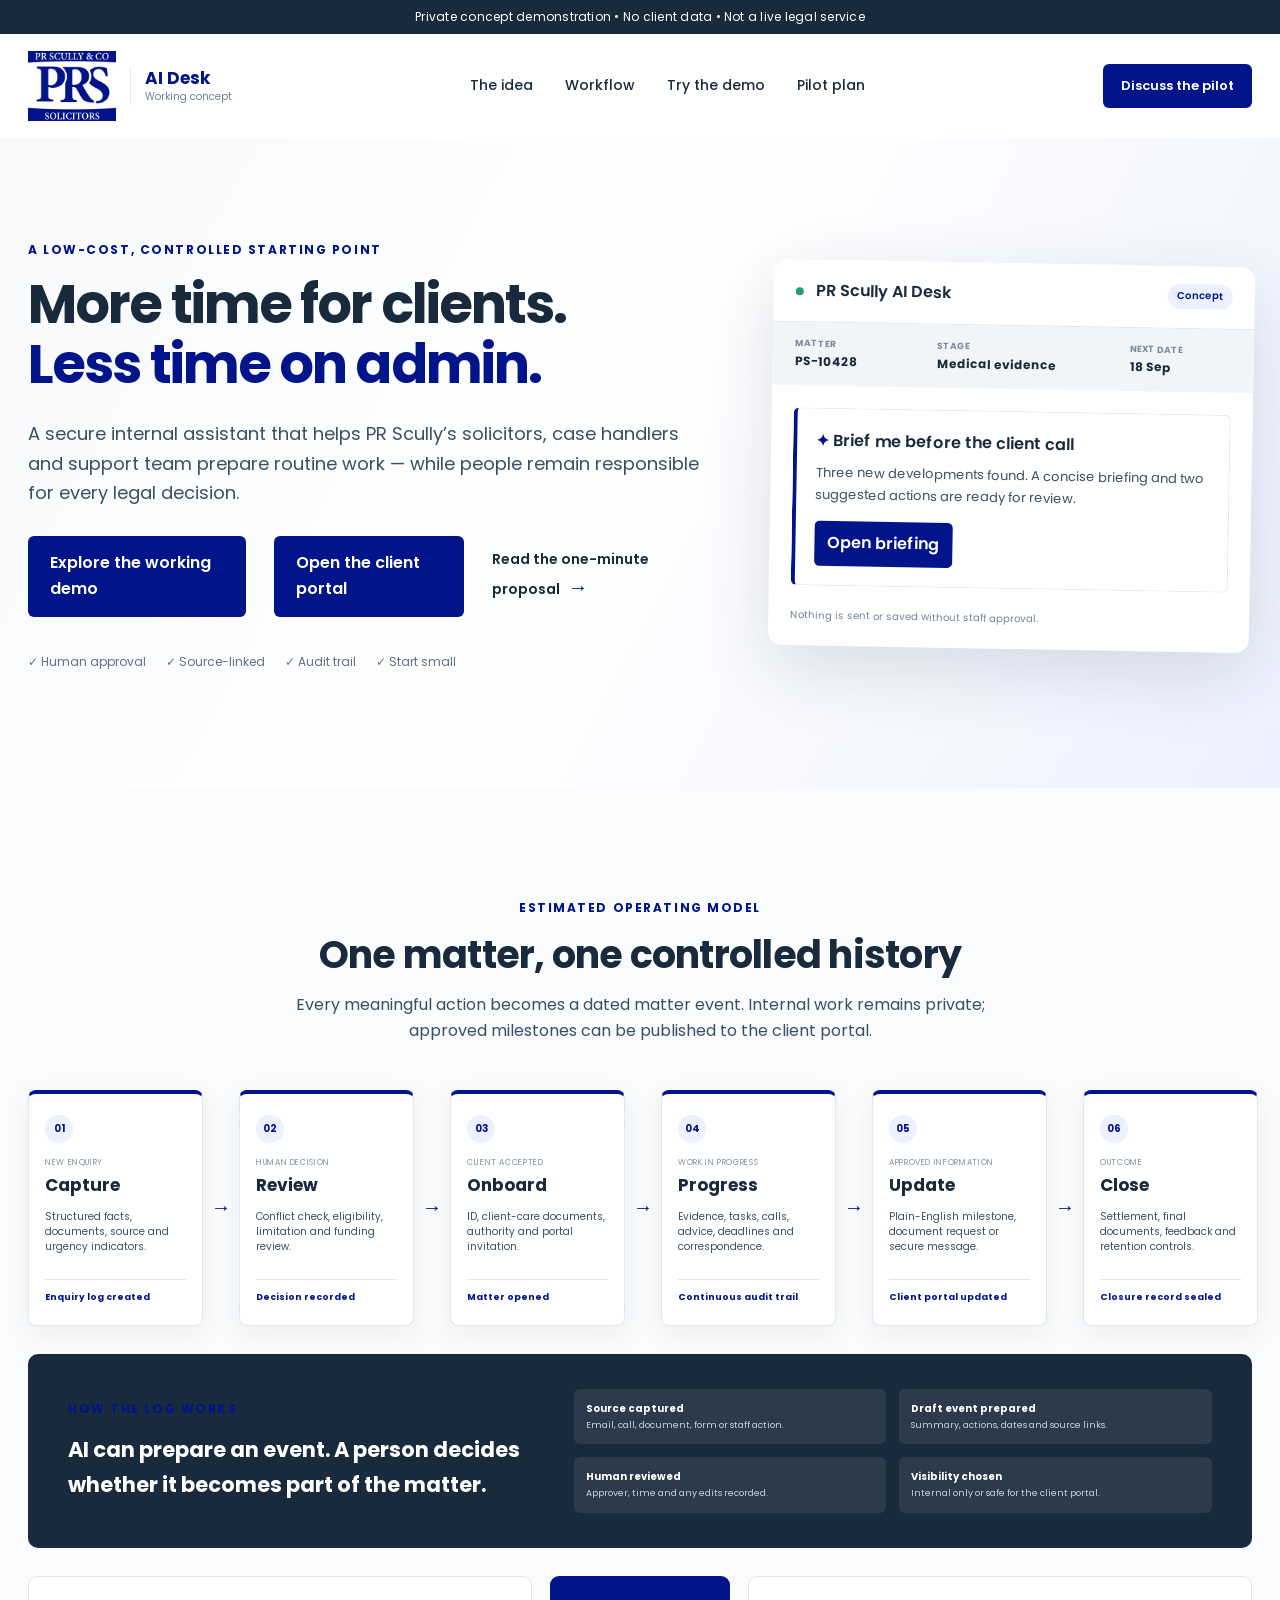
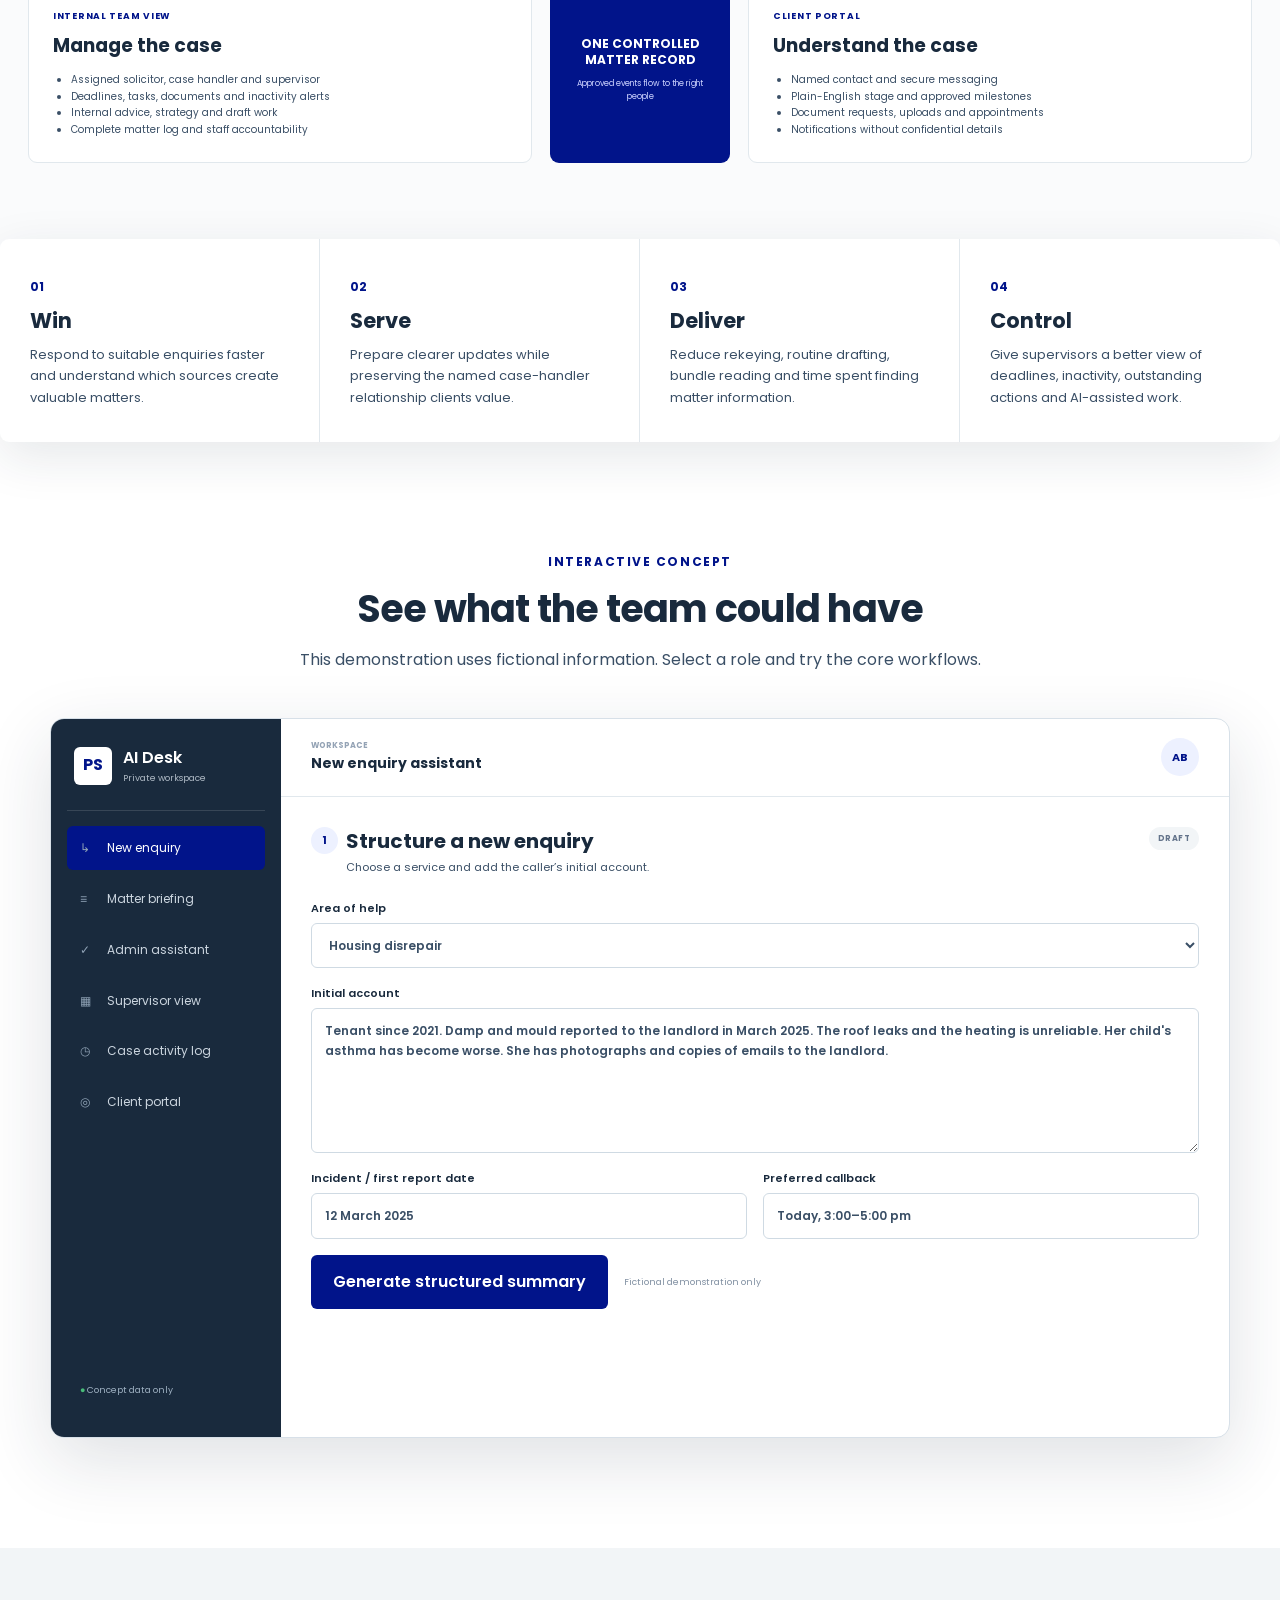
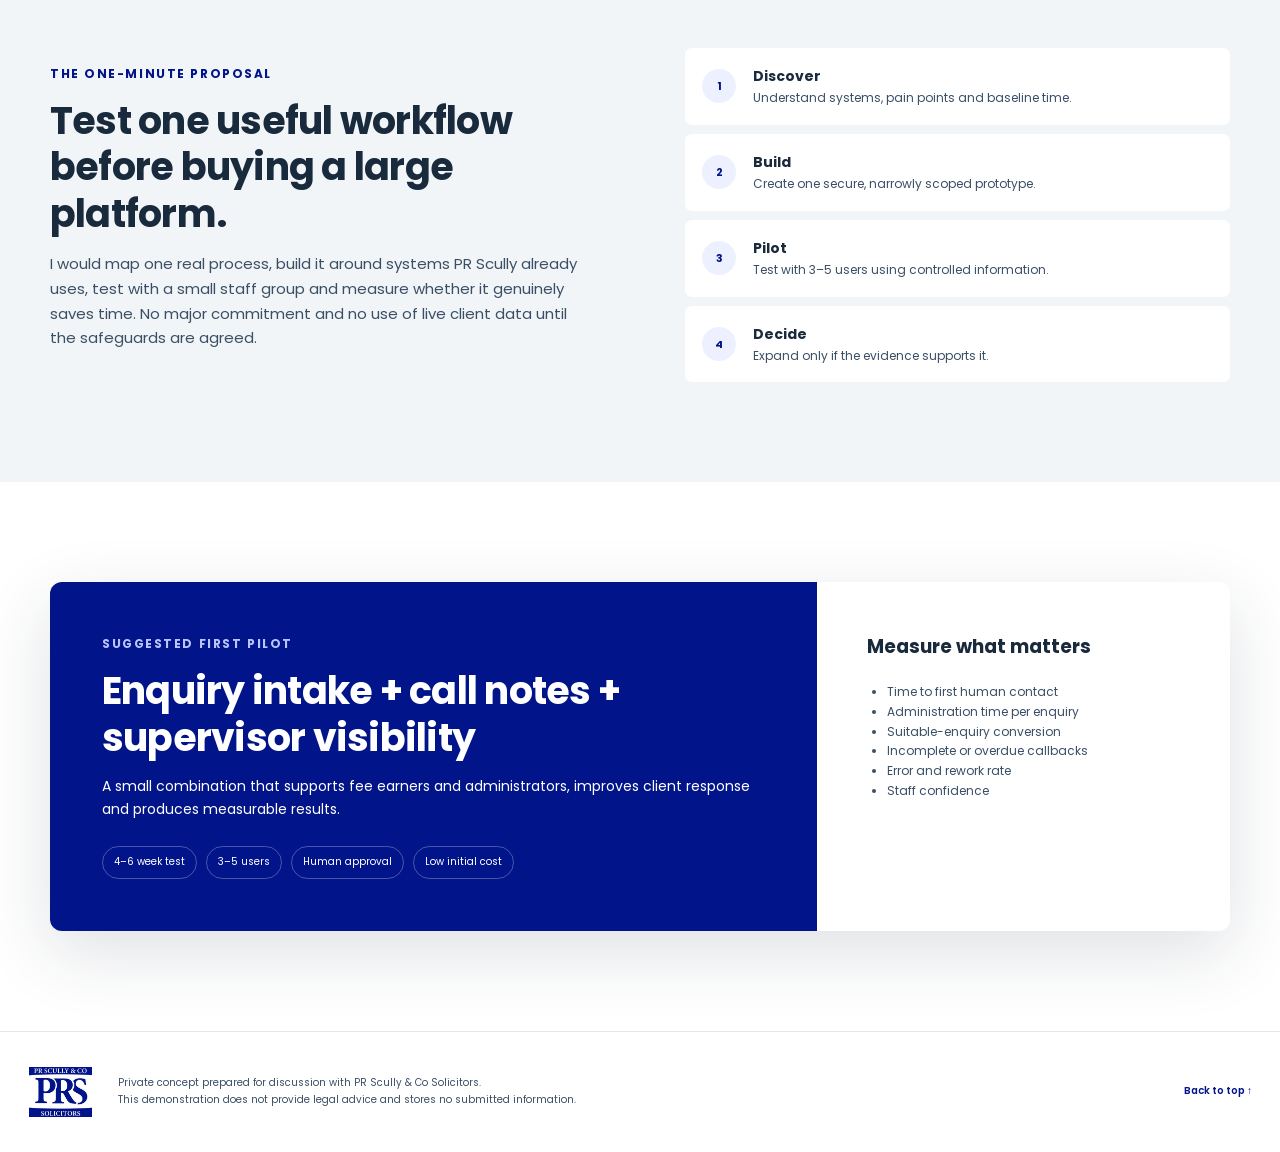
<file: index.html>
<!doctype html>
<html lang="en-GB">
<head>
  <meta charset="utf-8">
  <meta name="viewport" content="width=device-width, initial-scale=1">
  <meta name="description" content="Private concept demonstration of a secure AI working assistant for PR Scully Solicitors.">
  <title>PR Scully AI Desk — Private concept</title>
  <link rel="preconnect" href="https://fonts.googleapis.com">
  <link rel="preconnect" href="https://fonts.gstatic.com" crossorigin>
  <link href="https://fonts.googleapis.com/css2?family=Poppins:wght@400;500;600;700&display=swap" rel="stylesheet">
  <link rel="stylesheet" href="styles.css">
  <link rel="stylesheet" href="workflow.css">
</head>
<body>
  <div class="concept-bar">Private concept demonstration • No client data • Not a live legal service</div>
  <header class="site-header">
    <a class="brand" href="#top" aria-label="PR Scully AI Desk home">
      <img src="assets/pr-scully-logo.png" alt="PR Scully Solicitors">
      <span class="brand-divider"></span>
      <span><strong>AI Desk</strong><small>Working concept</small></span>
    </a>
    <nav aria-label="Primary navigation">
      <a href="#opportunity">The idea</a>
      <a href="#workflow">Workflow</a>
      <a href="#demo">Try the demo</a>
      <a href="#pilot">Pilot plan</a>
    </nav>
    <a class="button button-small" href="#proposal">Discuss the pilot</a>
  </header>

  <main id="top">
    <section class="hero">
      <div class="hero-copy">
        <span class="eyebrow">A low-cost, controlled starting point</span>
        <h1>More time for clients.<br><span>Less time on admin.</span></h1>
        <p class="lead">A secure internal assistant that helps PR Scully’s solicitors, case handlers and support team prepare routine work — while people remain responsible for every legal decision.</p>
        <div class="hero-actions">
          <a class="button" href="#demo">Explore the working demo</a>
          <a class="button button-client" href="portal.html">Open the client portal</a>
          <a class="text-link" href="#proposal">Read the one-minute proposal <span>→</span></a>
        </div>
        <div class="trust-row">
          <span>✓ Human approval</span><span>✓ Source-linked</span><span>✓ Audit trail</span><span>✓ Start small</span>
        </div>
      </div>
      <div class="hero-panel" aria-label="AI Desk overview">
        <div class="panel-top"><span class="pulse"></span> PR Scully AI Desk <em>Concept</em></div>
        <div class="matter-head">
          <div><small>MATTER</small><strong>PS-10428</strong></div>
          <div><small>STAGE</small><strong>Medical evidence</strong></div>
          <div><small>NEXT DATE</small><strong>18 Sep</strong></div>
        </div>
        <div class="panel-card">
          <div class="panel-title"><span>✦</span> Brief me before the client call</div>
          <p>Three new developments found. A concise briefing and two suggested actions are ready for review.</p>
          <button class="mini-button" data-scroll-demo>Open briefing</button>
        </div>
        <div class="panel-note">Nothing is sent or saved without staff approval.</div>
      </div>
    </section>

    <section class="workflow-section" id="workflow">
      <div class="section-intro">
        <span class="eyebrow">Estimated operating model</span>
        <h2>One matter, one controlled history</h2>
        <p>Every meaningful action becomes a dated matter event. Internal work remains private; approved milestones can be published to the client portal.</p>
      </div>
      <div class="workflow-map">
        <article><span>01</span><i>New enquiry</i><h3>Capture</h3><p>Structured facts, documents, source and urgency indicators.</p><b>Enquiry log created</b></article><div class="flow-arrow">→</div>
        <article><span>02</span><i>Human decision</i><h3>Review</h3><p>Conflict check, eligibility, limitation and funding review.</p><b>Decision recorded</b></article><div class="flow-arrow">→</div>
        <article><span>03</span><i>Client accepted</i><h3>Onboard</h3><p>ID, client-care documents, authority and portal invitation.</p><b>Matter opened</b></article><div class="flow-arrow">→</div>
        <article><span>04</span><i>Work in progress</i><h3>Progress</h3><p>Evidence, tasks, calls, advice, deadlines and correspondence.</p><b>Continuous audit trail</b></article><div class="flow-arrow">→</div>
        <article><span>05</span><i>Approved information</i><h3>Update</h3><p>Plain-English milestone, document request or secure message.</p><b>Client portal updated</b></article><div class="flow-arrow">→</div>
        <article><span>06</span><i>Outcome</i><h3>Close</h3><p>Settlement, final documents, feedback and retention controls.</p><b>Closure record sealed</b></article>
      </div>
      <div class="log-model"><div><span class="eyebrow">How the log works</span><h3>AI can prepare an event. A person decides whether it becomes part of the matter.</h3></div><ol><li><b>Source captured</b><span>Email, call, document, form or staff action.</span></li><li><b>Draft event prepared</b><span>Summary, actions, dates and source links.</span></li><li><b>Human reviewed</b><span>Approver, time and any edits recorded.</span></li><li><b>Visibility chosen</b><span>Internal only or safe for the client portal.</span></li></ol></div>
      <div class="two-views">
        <article><span>INTERNAL TEAM VIEW</span><h3>Manage the case</h3><ul><li>Assigned solicitor, case handler and supervisor</li><li>Deadlines, tasks, documents and inactivity alerts</li><li>Internal advice, strategy and draft work</li><li>Complete matter log and staff accountability</li></ul></article>
        <div class="shared-record"><b>ONE CONTROLLED<br>MATTER RECORD</b><i>Approved events flow to the right people</i></div>
        <article><span>CLIENT PORTAL</span><h3>Understand the case</h3><ul><li>Named contact and secure messaging</li><li>Plain-English stage and approved milestones</li><li>Document requests, uploads and appointments</li><li>Notifications without confidential details</li></ul></article>
      </div>
    </section>

    <section class="outcomes" id="opportunity">
      <article><b>01</b><h3>Win</h3><p>Respond to suitable enquiries faster and understand which sources create valuable matters.</p></article>
      <article><b>02</b><h3>Serve</h3><p>Prepare clearer updates while preserving the named case-handler relationship clients value.</p></article>
      <article><b>03</b><h3>Deliver</h3><p>Reduce rekeying, routine drafting, bundle reading and time spent finding matter information.</p></article>
      <article><b>04</b><h3>Control</h3><p>Give supervisors a better view of deadlines, inactivity, outstanding actions and AI-assisted work.</p></article>
    </section>

    <section class="demo-section" id="demo">
      <div class="section-intro">
        <span class="eyebrow">Interactive concept</span>
        <h2>See what the team could have</h2>
        <p>This demonstration uses fictional information. Select a role and try the core workflows.</p>
      </div>
      <div class="app-shell">
        <aside class="app-nav">
          <div class="app-logo"><span>PS</span><div>AI Desk<small>Private workspace</small></div></div>
          <button class="nav-item active" data-tab="intake"><span>↳</span> New enquiry</button>
          <button class="nav-item" data-tab="briefing"><span>≡</span> Matter briefing</button>
          <button class="nav-item" data-tab="admin"><span>✓</span> Admin assistant</button>
          <button class="nav-item" data-tab="dashboard"><span>▦</span> Supervisor view</button>
          <button class="nav-item" data-tab="log"><span>◷</span> Case activity log</button>
          <button class="nav-item" data-tab="portal"><span>◎</span> Client portal</button>
          <div class="secure-label"><span>●</span> Concept data only</div>
        </aside>

        <div class="app-content">
          <div class="app-toolbar"><div><small>WORKSPACE</small><strong id="workspace-title">New enquiry assistant</strong></div><div class="avatar">AB</div></div>

          <section class="tab-panel active" id="intake">
            <div class="app-heading"><div><span class="step">1</span><h3>Structure a new enquiry</h3><p>Choose a service and add the caller’s initial account.</p></div><span class="status neutral">DRAFT</span></div>
            <label>Area of help<select id="service"><option>Housing disrepair</option><option>Personal injury</option><option>Clinical negligence</option><option>Aesthetic negligence</option></select></label>
            <label>Initial account<textarea id="account" rows="6">Tenant since 2021. Damp and mould reported to the landlord in March 2025. The roof leaks and the heating is unreliable. Her child's asthma has become worse. She has photographs and copies of emails to the landlord.</textarea></label>
            <div class="form-grid"><label>Incident / first report date<input value="12 March 2025"></label><label>Preferred callback<input value="Today, 3:00–5:00 pm"></label></div>
            <div class="action-row"><button class="button" id="generate-summary">Generate structured summary</button><span>Fictional demonstration only</span></div>
            <div class="generated hidden" id="summary-output"><div class="generated-head"><span>✦ AI-prepared draft</span><span class="status">REVIEW REQUIRED</span></div><div id="summary-text"></div><div class="approval"><button class="button-outline">Edit draft</button><button class="button" id="approve-summary">Approve for callback queue</button></div></div>
          </section>

          <section class="tab-panel" id="briefing">
            <div class="app-heading"><div><span class="step">2</span><h3>Matter briefing</h3><p>A source-linked summary before a client conversation.</p></div><span class="status">REVIEW REQUIRED</span></div>
            <div class="metric-row"><div><small>MATTER</small><strong>PS-10428</strong></div><div><small>STAGE</small><strong>Medical evidence</strong></div><div><small>NEXT DATE</small><strong>18 Sep 2026</strong></div><div><small>LAST UPDATE</small><strong>9 days ago</strong></div></div>
            <div class="brief-grid"><article><h4>What changed</h4><ul><li>Orthopaedic report received <a href="#">[Report, p.2]</a></li><li>Defendant requested a 21-day extension <a href="#">[Email, 24 Aug]</a></li><li>Client reports continuing symptoms and travel costs <a href="#">[Call note, 25 Aug]</a></li></ul></article><article><h4>Suggested actions</h4><ol><li>Review the report for clarification points.</li><li>Request travel receipts from the client.</li><li>Approve the prepared client update.</li></ol></article></div>
            <div class="human-check"><strong>Human check</strong><span>Verify material facts against the linked documents before giving advice or sending correspondence.</span></div>
          </section>

          <section class="tab-panel" id="admin">
            <div class="app-heading"><div><span class="step">3</span><h3>Administration assistant</h3><p>Turn an authorised call note into controlled follow-up work.</p></div><span class="status neutral">DEMO</span></div>
            <div class="transcript"><span>00:18</span><p>“The client confirmed that the consultant appointment is next Thursday. She will email the wage slips this afternoon and asked us to contact her after 2pm.”</p></div>
            <button class="button" id="extract-actions">Extract actions and draft follow-up</button>
            <div class="task-list hidden" id="task-output">
              <label><input type="checkbox"> Record consultant appointment for next Thursday</label>
              <label><input type="checkbox"> Check for wage slips after 4:00 pm today</label>
              <label><input type="checkbox"> Apply contact preference: after 2:00 pm</label>
              <div class="draft-email"><small>DRAFT FOLLOW-UP</small><p>Thank you for speaking with us today. We have noted your consultant appointment and will look out for the wage slips. We will contact you after 2:00 pm as requested.</p></div>
            </div>
          </section>

          <section class="tab-panel" id="dashboard">
            <div class="app-heading"><div><span class="step">4</span><h3>Supervisor attention view</h3><p>A simple action list — not another reporting burden.</p></div><span class="status live">SAMPLE DATA</span></div>
            <div class="dashboard-metrics"><div><strong>42</strong><span>new enquiries</span></div><div><strong>71%</strong><span>contacted in target</span></div><div class="amber"><strong>11</strong><span>awaiting documents</span></div><div class="red"><strong>6</strong><span>need attention</span></div></div>
            <div class="management-switch"><button class="active">Attention required</button><button>Team caseload</button><button>Client updates</button><span>Updated just now</span></div>
            <table><thead><tr><th>Matter</th><th>Client / stage</th><th>Assigned team</th><th>Signal</th><th>Next step</th></tr></thead><tbody><tr><td><b>PS-10428</b></td><td>Sarah H.<small>Medical evidence</small></td><td><div class="assigned"><span>AB</span><span>JD</span><p><b>A. Brown</b> · Solicitor<br><b>J. Dove</b> · Case handler<br>P. Scully · Supervisor</p></div></td><td><b>Update overdue</b><small>9 days</small></td><td><button>Review draft</button></td></tr><tr><td><b>PS-10441</b></td><td>Michael R.<small>Liability review</small></td><td><div class="assigned"><span>PH</span><span>ER</span><p><b>P. Hendrick</b> · Solicitor<br><b>E. Robinson</b> · Handler<br>A. Brown · Supervisor</p></div></td><td><b>Deadline approaching</b><small>3 days</small></td><td><button>Open matter</button></td></tr><tr><td><b>PS-10455</b></td><td>Helen W.<small>New evidence</small></td><td><div class="assigned"><span>AB</span><span>ER</span><p><b>A. Brown</b> · Solicitor<br><b>E. Robinson</b> · Handler<br>P. Scully · Supervisor</p></div></td><td><b>Unallocated task</b><small>Received today</small></td><td><button>Assign task</button></td></tr></tbody></table>
          </section>

          <section class="tab-panel" id="log">
            <div class="app-heading"><div><span class="step">5</span><h3>Case activity log</h3><p>A chronological, attributable record of what happened and why.</p></div><span class="status live">AUDIT TRAIL</span></div>
            <div class="log-controls"><button class="filter active">All events</button><button class="filter">Documents</button><button class="filter">Communications</button><button class="filter">Decisions</button><span>Fictional matter PS-10428</span></div>
            <div class="timeline">
              <article><div class="timeline-icon human">AB</div><div><header><strong>Medical report reviewed</strong><time>25 Aug 2026 · 14:42</time></header><p>Alasdair Brown confirmed the report is suitable for the next stage and requested two clarification points.</p><footer><span>Source: Orthopaedic report, v1</span><span class="visibility internal">Internal only</span></footer></div></article>
              <article><div class="timeline-icon ai">✦</div><div><header><strong>Draft client update prepared</strong><time>25 Aug 2026 · 14:44</time></header><p>AI-assisted draft created from approved matter events. Awaiting case-handler review.</p><footer><span>Created by AI Desk · Draft v1</span><span class="visibility review">Review required</span></footer></div></article>
              <article><div class="timeline-icon human">JD</div><div><header><strong>Client update approved and published</strong><time>25 Aug 2026 · 15:06</time></header><p>Jacqui reviewed the wording, removed an internal valuation reference and published the milestone.</p><footer><span>Approver: J. Dove · Draft v2</span><span class="visibility client">Client visible</span></footer></div></article>
              <article><div class="timeline-icon system">↗</div><div><header><strong>Client portal notification delivered</strong><time>25 Aug 2026 · 15:07</time></header><p>Email notification delivered. No confidential matter details were included in the email.</p><footer><span>Message ID: DEMO-8821</span><span class="visibility system-tag">System event</span></footer></div></article>
            </div>
            <div class="integrity-note"><strong>Recommended control</strong><span>Events should be append-only for ordinary users. Corrections create a linked new event rather than silently overwriting history.</span></div>
          </section>

          <section class="tab-panel" id="portal">
            <div class="portal-banner"><span>CLIENT VIEW</span>This screen contains only information specifically approved for the client.</div>
            <div class="portal-head"><div><small>WELCOME BACK</small><h3>Sarah, here is your case update</h3><p>Matter reference PS-10428</p></div><div class="portal-owner"><span>JD</span><p><small>YOUR CASE CONTACT</small><b>Jacqui Dove</b><em>Supervising solicitor: Alasdair Brown</em></p><button class="button-outline">Secure message</button></div></div>
            <div class="portal-progress"><div class="progress-line"><span class="done">✓</span><i></i><span class="done">✓</span><i></i><span class="current">3</span><i></i><span>4</span><i></i><span>5</span></div><div class="progress-labels"><b>Case opened</b><b>Evidence gathered</b><b>Medical evidence</b><b>Negotiation</b><b>Outcome</b></div></div>
            <div class="portal-grid"><article class="latest-update"><small>LATEST UPDATE · 25 AUGUST 2026</small><h4>Your medical report has been received</h4><p>Your case handler is reviewing the report. We have asked the expert to clarify two points. We will update you when the response arrives.</p><div><span>Published by Jacqui</span><button id="acknowledge-update">I’ve read this update</button></div></article><article class="portal-action"><small>ACTION NEEDED</small><h4>Please upload travel receipts</h4><p>Receipts for travel connected with your appointments will help us record your expenses.</p><button class="button" id="portal-upload">Choose files</button><em>Demo only — files are not uploaded</em></article></div>
            <div class="portal-lower"><article><h4>Secure messages</h4><p><b>PR Scully · 25 Aug</b><br>We have received your medical report and will review it shortly.</p><a href="#">View all messages →</a></article><article><h4>Your documents</h4><p>12 documents shared with you<br>3 documents supplied by you</p><a href="#">Open document centre →</a></article><article><h4>Your contact</h4><p><b>Jacqui Dove</b><br>Case handler<br>0161 667 8260</p><a href="#">Send a secure message →</a></article></div>
            <a class="full-portal-link" href="portal.html">Open the full interactive client portal →</a>
          </section>
        </div>
      </div>
    </section>

    <section class="proposal" id="proposal">
      <div><span class="eyebrow">The one-minute proposal</span><h2>Test one useful workflow before buying a large platform.</h2><p>I would map one real process, build it around systems PR Scully already uses, test with a small staff group and measure whether it genuinely saves time. No major commitment and no use of live client data until the safeguards are agreed.</p></div>
      <div class="proposal-list"><div><b>1</b><span><strong>Discover</strong>Understand systems, pain points and baseline time.</span></div><div><b>2</b><span><strong>Build</strong>Create one secure, narrowly scoped prototype.</span></div><div><b>3</b><span><strong>Pilot</strong>Test with 3–5 users using controlled information.</span></div><div><b>4</b><span><strong>Decide</strong>Expand only if the evidence supports it.</span></div></div>
    </section>

    <section class="pilot" id="pilot">
      <div class="pilot-card"><span class="eyebrow light">Suggested first pilot</span><h2>Enquiry intake + call notes + supervisor visibility</h2><p>A small combination that supports fee earners and administrators, improves client response and produces measurable results.</p><div class="pilot-tags"><span>4–6 week test</span><span>3–5 users</span><span>Human approval</span><span>Low initial cost</span></div></div>
      <div class="pilot-measures"><h3>Measure what matters</h3><ul><li>Time to first human contact</li><li>Administration time per enquiry</li><li>Suitable-enquiry conversion</li><li>Incomplete or overdue callbacks</li><li>Error and rework rate</li><li>Staff confidence</li></ul></div>
    </section>
  </main>

  <footer><img src="assets/pr-scully-logo.png" alt=""><p>Private concept prepared for discussion with PR Scully & Co Solicitors.<br>This demonstration does not provide legal advice and stores no submitted information.</p><a href="#top">Back to top ↑</a></footer>
  <div class="toast" id="toast" role="status" aria-live="polite"></div>
  <script src="app.js"></script>
</body>
</html>
</file>
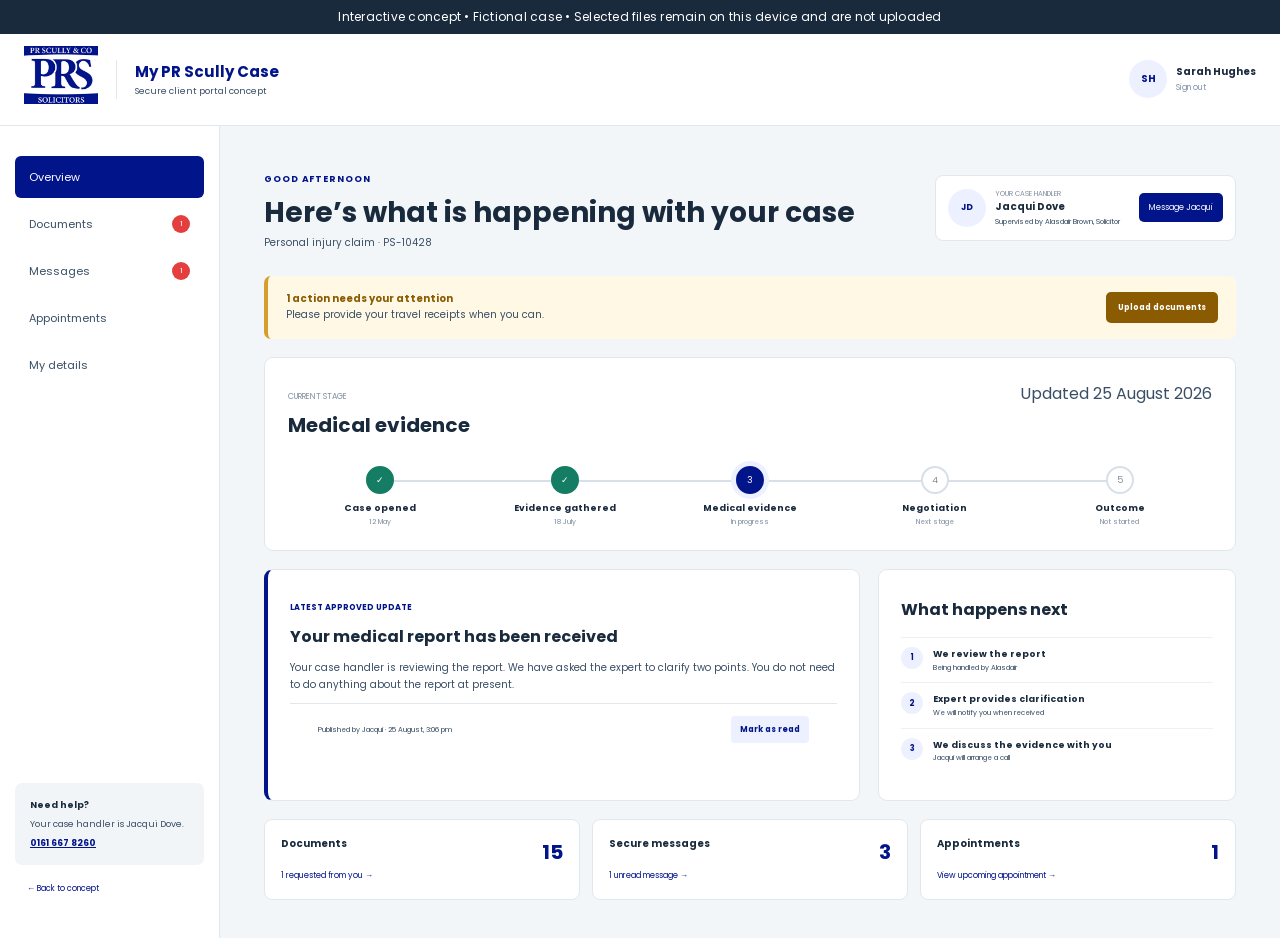
<file: portal.html>
<!doctype html>
<html lang="en-GB">
<head>
  <meta charset="utf-8"><meta name="viewport" content="width=device-width,initial-scale=1">
  <title>My PR Scully Case — Client portal concept</title>
  <link rel="preconnect" href="https://fonts.googleapis.com"><link rel="preconnect" href="https://fonts.gstatic.com" crossorigin>
  <link href="https://fonts.googleapis.com/css2?family=Poppins:wght@400;500;600;700&display=swap" rel="stylesheet">
  <link rel="stylesheet" href="styles.css"><link rel="stylesheet" href="portal.css">
</head>
<body class="client-body">
  <div class="concept-bar">Interactive concept • Fictional case • Selected files remain on this device and are not uploaded</div>
  <header class="client-header"><a href="index.html"><img src="assets/pr-scully-logo.png" alt="PR Scully Solicitors"></a><div class="client-title"><b>My PR Scully Case</b><span>Secure client portal concept</span></div><div class="client-user"><span>SH</span><p><b>Sarah Hughes</b><small>Sign out</small></p></div></header>
  <main class="client-layout">
    <aside class="client-nav"><button class="active" data-view="home">Overview</button><button data-view="documents">Documents <em>1</em></button><button data-view="messages">Messages <em>1</em></button><button data-view="appointments">Appointments</button><button data-view="details">My details</button><div class="client-help"><b>Need help?</b><p>Your case handler is Jacqui Dove.</p><a href="tel:01616678260">0161 667 8260</a></div><a class="back-concept" href="index.html">← Back to concept</a></aside>
    <section class="client-main">
      <div class="client-view active" id="view-home">
        <div class="welcome-row"><div><span>GOOD AFTERNOON</span><h1>Here’s what is happening with your case</h1><p>Personal injury claim · PS-10428</p></div><div class="case-owner-card"><span>JD</span><div><small>YOUR CASE HANDLER</small><b>Jacqui Dove</b><em>Supervised by Alasdair Brown, Solicitor</em></div><button data-open-message>Message Jacqui</button></div></div>
        <div class="client-alert"><div><b>1 action needs your attention</b><span>Please provide your travel receipts when you can.</span></div><button data-view-button="documents">Upload documents</button></div>
        <article class="case-journey"><header><div><small>CURRENT STAGE</small><h2>Medical evidence</h2></div><span>Updated 25 August 2026</span></header><div class="journey-track"><div class="complete"><i>✓</i><b>Case opened</b><small>12 May</small></div><div class="complete"><i>✓</i><b>Evidence gathered</b><small>18 July</small></div><div class="current"><i>3</i><b>Medical evidence</b><small>In progress</small></div><div><i>4</i><b>Negotiation</b><small>Next stage</small></div><div><i>5</i><b>Outcome</b><small>Not started</small></div></div></article>
        <div class="client-grid"><article class="client-update"><small>LATEST APPROVED UPDATE</small><h3>Your medical report has been received</h3><p>Your case handler is reviewing the report. We have asked the expert to clarify two points. You do not need to do anything about the report at present.</p><footer><span>Published by Jacqui · 25 August, 3:06 pm</span><button id="read-update">Mark as read</button></footer></article><article class="next-items"><h3>What happens next</h3><ol><li><i>1</i><span><b>We review the report</b><small>Being handled by Alasdair</small></span></li><li><i>2</i><span><b>Expert provides clarification</b><small>We will notify you when received</small></span></li><li><i>3</i><span><b>We discuss the evidence with you</b><small>Jacqui will arrange a call</small></span></li></ol></article></div>
        <div class="portal-summary-cards"><button data-view-button="documents"><b>Documents</b><strong>15</strong><span>1 requested from you →</span></button><button data-view-button="messages"><b>Secure messages</b><strong>3</strong><span>1 unread message →</span></button><button data-view-button="appointments"><b>Appointments</b><strong>1</strong><span>View upcoming appointment →</span></button></div>
      </div>

      <div class="client-view" id="view-documents">
        <div class="view-heading"><div><span>DOCUMENT CENTRE</span><h1>Share and view case documents</h1><p>Documents selected in this concept remain on your device.</p></div><button class="primary-client" id="choose-files-top">Upload documents</button></div>
        <article class="request-card"><div><span>REQUESTED BY JACQUI</span><h3>Travel and appointment receipts</h3><p>Please upload photographs or scans of receipts for travel connected with medical appointments.</p><small>Requested 25 August · No fixed deadline</small></div><button id="upload-request">Provide documents</button></article>
        <section class="upload-panel" id="upload-panel"><h3>Choose documents</h3><div class="drop-zone" id="drop-zone"><input type="file" id="file-input" multiple accept=".pdf,.doc,.docx,.jpg,.jpeg,.png,.heic"><div class="upload-icon">⇧</div><b>Drop files here or choose from your device</b><span>PDF, Word or image files · Up to 20 MB each in a live portal</span><button type="button" id="browse-files">Choose files</button></div><label>What are these documents?<select id="document-type"><option>Travel or appointment receipts</option><option>Medical document</option><option>Photographs</option><option>Wage or income evidence</option><option>Correspondence</option><option>Other</option></select></label><label>Optional note<textarea id="upload-note" rows="3" placeholder="Tell your case handler anything useful about these files"></textarea></label><div id="selected-files" class="selected-files"></div><div class="upload-actions"><button class="secondary-client" id="cancel-upload">Cancel</button><button class="primary-client" id="submit-upload" disabled>Add to case (demo)</button></div></section>
        <div class="document-list"><header><h3>Your case documents</h3><select><option>All documents</option><option>Supplied by me</option><option>Shared by PR Scully</option></select></header><article><span class="file-type">PDF</span><div><b>Orthopaedic report</b><small>Shared by PR Scully · 25 August 2026</small></div><em>Available to view</em><button>View</button></article><article><span class="file-type image">IMG</span><div><b>Accident photographs</b><small>Supplied by you · 14 May 2026</small></div><em>4 files</em><button>View</button></article><article><span class="file-type">PDF</span><div><b>Client-care documents</b><small>Signed by you · 12 May 2026</small></div><em>Complete</em><button>View</button></article></div>
      </div>

      <div class="client-view" id="view-messages">
        <div class="view-heading"><div><span>SECURE MESSAGES</span><h1>Messages about your case</h1><p>Use the portal instead of sending sensitive documents by ordinary email.</p></div><button class="primary-client" id="new-message">New message</button></div>
        <div class="message-layout"><div class="threads"><button class="active"><b>PR Scully</b><span>We have received your medical report...</span><small>25 Aug · 1 unread</small></button><button><b>Jacqui Dove</b><span>Thank you for confirming your appointment.</span><small>18 Aug</small></button></div><article class="conversation"><header><span>JD</span><div><b>Jacqui Dove</b><small>Your case handler</small></div></header><div class="message received"><p>We have received your medical report and Alasdair is reviewing it. When convenient, please upload any travel receipts connected with your appointments.</p><small>25 August · 3:08 pm</small></div><div class="message-compose"><textarea id="message-text" rows="4" placeholder="Write a secure message"></textarea><div><button class="secondary-client">Attach file</button><button class="primary-client" id="send-message">Send message</button></div></div></article></div>
      </div>

      <div class="client-view" id="view-appointments"><div class="view-heading"><div><span>APPOINTMENTS</span><h1>Your appointments</h1><p>Appointments and important dates recorded on your case.</p></div></div><article class="appointment-card"><div class="date-box"><b>03</b><span>SEP</span></div><div><small>UPCOMING</small><h3>Telephone update with Jacqui Dove</h3><p>Thursday 3 September 2026 · 2:30 pm · Approximately 20 minutes</p><span>Jacqui will call the mobile number ending 8842.</span></div><button>Add to calendar</button></article></div>
      <div class="client-view" id="view-details"><div class="view-heading"><div><span>MY DETAILS</span><h1>Contact and communication preferences</h1><p>Changes would be reviewed before updating the formal matter record.</p></div></div><div class="details-form"><label>Full name<input value="Sarah Hughes"></label><label>Email address<input value="sarah.hughes@example.test"></label><label>Mobile number<input value="07123 456 842"></label><label>Preferred contact<select><option>Secure portal and email notification</option><option>Telephone</option><option>Post</option></select></label><button class="primary-client" id="save-details">Submit changes for review</button></div></div>
    </section>
  </main>
  <div class="client-toast" id="client-toast"></div>
  <script src="portal.js"></script>
</body>
</html>
</file>
<file: styles.css>
:root{--blue:#01148a;--blue2:#001389;--ink:#192a3d;--body:#3a4f66;--line:#e1e8ed;--soft:#f2f5f7;--softer:#fafbfc;--white:#fff;--green:#147d64;--amber:#b7791f;--red:#b33a3a;--shadow:0 22px 70px rgba(25,42,61,.14)}*{box-sizing:border-box}html{scroll-behavior:smooth}body{margin:0;font-family:Poppins,-apple-system,BlinkMacSystemFont,"Segoe UI",sans-serif;color:var(--body);background:#fff;line-height:1.65}button,input,textarea,select{font:inherit}.concept-bar{background:var(--ink);color:#fff;text-align:center;padding:7px 16px;font-size:12px;letter-spacing:.02em}.site-header{height:104px;display:flex;align-items:center;justify-content:space-between;max-width:1290px;margin:auto;padding:12px 28px;background:#fff}.brand{display:flex;align-items:center;gap:14px;color:var(--ink);text-decoration:none}.brand img{width:88px;height:70px;object-fit:contain}.brand-divider{height:38px;width:1px;background:var(--line)}.brand span:last-child{display:flex;flex-direction:column;line-height:1.2}.brand strong{font-size:17px;color:var(--blue)}.brand small{font-size:10px;color:#718096;margin-top:3px}.site-header nav{display:flex;gap:32px}.site-header nav a{color:var(--ink);font-size:14px;font-weight:500;text-decoration:none}.site-header nav a:hover{color:var(--blue)}.button{display:inline-flex;align-items:center;justify-content:center;border:0;border-radius:6px;background:var(--blue);color:#fff;padding:14px 22px;min-height:50px;font-weight:600;text-decoration:none;cursor:pointer;transition:.2s}.button:hover{background:var(--blue2);transform:translateY(-1px)}.button-small{min-height:44px;padding:10px 18px;font-size:13px}.button-outline{border:1px solid var(--blue);background:#fff;color:var(--blue);padding:11px 18px;border-radius:6px;font-weight:600;cursor:pointer}.hero{min-height:650px;background:linear-gradient(118deg,#f7f9fb 0%,#fff 48%,#edf1ff 100%);display:grid;grid-template-columns:minmax(0,1.05fr) minmax(430px,.75fr);gap:70px;align-items:center;padding:78px max(28px,calc((100vw - 1234px)/2)) 92px;overflow:hidden}.eyebrow{display:block;color:var(--blue);font-size:12px;font-weight:700;letter-spacing:.13em;text-transform:uppercase;margin-bottom:14px}.hero h1{font-size:54px;line-height:1.12;color:var(--ink);margin:0 0 24px;letter-spacing:-.035em}.hero h1 span{color:var(--blue)}.lead{font-size:18px;max-width:720px;margin:0 0 28px}.hero-actions{display:flex;align-items:center;gap:28px}.text-link{color:var(--ink);font-size:14px;font-weight:600;text-decoration:none}.text-link span{color:var(--blue);font-size:20px;margin-left:5px}.trust-row{display:flex;flex-wrap:wrap;gap:20px;margin-top:35px;font-size:12px;color:#617084}.hero-panel{background:#fff;border-radius:14px;box-shadow:var(--shadow);overflow:hidden;transform:rotate(1deg)}.panel-top{padding:18px 22px;color:var(--ink);font-weight:600;border-bottom:1px solid var(--line)}.panel-top em{float:right;font-size:10px;font-style:normal;background:#edf1ff;color:var(--blue);border-radius:20px;padding:4px 9px}.pulse{display:inline-block;width:8px;height:8px;background:#22a06b;border-radius:50%;margin-right:8px}.matter-head{display:grid;grid-template-columns:1fr 1.4fr .8fr;background:var(--soft);padding:14px 22px;gap:15px}.matter-head div{display:flex;flex-direction:column}.matter-head small,.metric-row small{font-size:9px;color:#7c8ba1;font-weight:700}.matter-head strong{font-size:12px;color:var(--ink)}.panel-card{margin:22px;border:1px solid var(--line);border-left:4px solid var(--blue);border-radius:6px;padding:19px}.panel-title{font-weight:600;color:var(--ink)}.panel-title span{color:var(--blue)}.panel-card p{font-size:13px;margin:8px 0 16px}.mini-button{border:0;background:var(--blue);color:#fff;border-radius:5px;padding:9px 13px;font-weight:600;cursor:pointer}.panel-note{padding:0 22px 22px;font-size:10px;color:#748397}.outcomes{max-width:1290px;margin:-34px auto 0;position:relative;display:grid;grid-template-columns:repeat(4,1fr);background:#fff;border-radius:9px;box-shadow:0 15px 50px rgba(25,42,61,.11);overflow:hidden}.outcomes article{padding:34px 30px;border-right:1px solid var(--line)}.outcomes article:last-child{border:0}.outcomes b{color:var(--blue);font-size:12px}.outcomes h3{margin:5px 0;color:var(--ink);font-size:21px}.outcomes p{margin:0;font-size:13px}.demo-section{padding:110px 28px;background:#fff}.section-intro{text-align:center;max-width:720px;margin:0 auto 45px}.section-intro h2,.proposal h2,.pilot h2{color:var(--ink);font-size:38px;line-height:1.22;margin:0 0 14px;letter-spacing:-.02em}.section-intro p{margin:0}.app-shell{max-width:1180px;min-height:670px;margin:auto;border:1px solid #d7e0e8;border-radius:14px;box-shadow:var(--shadow);display:grid;grid-template-columns:230px 1fr;overflow:hidden;background:#fff}.app-nav{background:var(--ink);padding:26px 16px;display:flex;flex-direction:column;gap:7px}.app-logo{display:flex;align-items:center;color:#fff;gap:11px;padding:0 7px 24px;margin-bottom:8px;border-bottom:1px solid rgba(255,255,255,.13);font-weight:600}.app-logo>span{display:grid;place-items:center;width:38px;height:38px;border-radius:6px;background:#fff;color:var(--blue);font-weight:700}.app-logo div{display:flex;flex-direction:column}.app-logo small{color:#aeb9c4;font-size:9px;font-weight:400}.nav-item{border:0;background:transparent;color:#cbd5df;text-align:left;border-radius:6px;padding:12px 13px;font-size:12px;cursor:pointer}.nav-item span{display:inline-block;width:24px;color:#91a4b7}.nav-item:hover,.nav-item.active{background:var(--blue);color:#fff}.secure-label{margin-top:auto;color:#9eb0c1;font-size:9px;padding:13px}.secure-label span{color:#48bb78}.app-content{min-width:0}.app-toolbar{height:78px;border-bottom:1px solid var(--line);display:flex;align-items:center;justify-content:space-between;padding:0 30px}.app-toolbar>div:first-child{display:flex;flex-direction:column}.app-toolbar small{font-size:8px;font-weight:700;color:#94a3b5}.app-toolbar strong{color:var(--ink);font-size:14px}.avatar{width:38px;height:38px;border-radius:50%;display:grid;place-items:center;background:#edf1ff;color:var(--blue);font-size:11px;font-weight:700}.tab-panel{display:none;padding:30px;animation:fade .25s ease}.tab-panel.active{display:block}@keyframes fade{from{opacity:.4;transform:translateY(5px)}to{opacity:1;transform:none}}.app-heading{display:flex;justify-content:space-between;align-items:flex-start;margin-bottom:23px}.app-heading>div{display:grid;grid-template-columns:35px 1fr}.app-heading .step{grid-row:1/3;width:27px;height:27px;display:grid;place-items:center;border-radius:50%;background:#edf1ff;color:var(--blue);font-size:11px;font-weight:700}.app-heading h3{color:var(--ink);font-size:20px;line-height:1.2;margin:2px 0 5px}.app-heading p{grid-column:2;margin:0;font-size:11px}.status{background:#fff4d9;color:#8a5b00;border-radius:20px;padding:5px 9px;font-size:8px;font-weight:700;letter-spacing:.05em}.status.neutral{background:var(--soft);color:#64748b}.status.live{background:#e7f7ef;color:#147d64}label{display:block;color:var(--ink);font-size:11px;font-weight:600;margin-bottom:16px}input,textarea,select{display:block;width:100%;margin-top:6px;border:1px solid #cfdae3;border-radius:6px;padding:12px 13px;color:var(--body);background:#fff;font-size:12px;outline:none}input:focus,textarea:focus,select:focus{border-color:var(--blue);box-shadow:0 0 0 3px rgba(1,20,138,.08)}textarea{resize:vertical}.form-grid{display:grid;grid-template-columns:1fr 1fr;gap:16px}.action-row{display:flex;align-items:center;gap:16px}.action-row span{font-size:9px;color:#8190a2}.generated{margin-top:24px;border:1px solid #cfd9e2;border-radius:8px;padding:18px;background:var(--softer)}.generated-head{display:flex;justify-content:space-between;color:var(--blue);font-size:11px;font-weight:700}.generated h4{color:var(--ink);margin:14px 0 6px}.generated ul{font-size:11px;margin:0;padding-left:18px}.approval{display:flex;justify-content:flex-end;gap:10px;margin-top:16px}.hidden{display:none}.metric-row{display:grid;grid-template-columns:repeat(4,1fr);border:1px solid var(--line);border-radius:7px;overflow:hidden;margin-bottom:23px}.metric-row div{padding:13px;border-right:1px solid var(--line);display:flex;flex-direction:column}.metric-row div:last-child{border:0}.metric-row strong{font-size:11px;color:var(--ink)}.brief-grid{display:grid;grid-template-columns:1.1fr .9fr;gap:18px}.brief-grid article{background:var(--soft);padding:18px;border-radius:7px}.brief-grid h4{color:var(--ink);margin:0 0 10px}.brief-grid ul,.brief-grid ol{font-size:11px;padding-left:20px;margin:0}.brief-grid a{color:var(--blue)}.human-check{display:flex;gap:14px;background:#fff8e5;border-left:4px solid #d69e2e;padding:15px;margin-top:18px;font-size:10px}.human-check strong{color:#8a5b00;white-space:nowrap}.transcript{display:flex;gap:16px;padding:18px;background:var(--soft);border-radius:7px;margin-bottom:18px}.transcript span{color:var(--blue);font-size:10px;font-weight:700}.transcript p{margin:0;font-size:12px}.task-list{margin-top:20px}.task-list label{display:flex;align-items:center;gap:10px;padding:12px;border-bottom:1px solid var(--line);margin:0}.task-list input{width:auto;margin:0}.draft-email{margin-top:18px;border-left:4px solid var(--blue);padding:14px 17px;background:#f7f8ff}.draft-email small{font-weight:700;color:var(--blue)}.draft-email p{font-size:11px;margin:6px 0}.dashboard-metrics{display:grid;grid-template-columns:repeat(4,1fr);gap:10px;margin-bottom:25px}.dashboard-metrics div{background:var(--blue);color:#fff;border-radius:7px;padding:15px;text-align:center;display:flex;flex-direction:column}.dashboard-metrics .amber{background:var(--amber)}.dashboard-metrics .red{background:var(--red)}.dashboard-metrics strong{font-size:24px}.dashboard-metrics span{font-size:9px}table{width:100%;border-collapse:collapse;font-size:10px}th{text-align:left;background:var(--ink);color:#fff;padding:11px}td{padding:11px;border-bottom:1px solid var(--line)}td button{border:0;border-radius:4px;background:#edf1ff;color:var(--blue);font-size:9px;font-weight:600;padding:7px 9px}.proposal{padding:100px max(28px,calc((100vw - 1180px)/2));background:var(--soft);display:grid;grid-template-columns:1fr 1fr;gap:90px;align-items:center}.proposal p{font-size:15px}.proposal-list{display:grid;gap:9px}.proposal-list>div{background:#fff;border-radius:7px;padding:17px;display:flex;align-items:center;gap:17px}.proposal-list b{width:34px;height:34px;border-radius:50%;display:grid;place-items:center;background:#edf1ff;color:var(--blue);font-size:11px}.proposal-list span{font-size:12px}.proposal-list strong{display:block;color:var(--ink);font-size:14px}.pilot{max-width:1180px;margin:100px auto;display:grid;grid-template-columns:1.3fr .7fr;box-shadow:var(--shadow);border-radius:12px;overflow:hidden}.pilot-card{background:var(--blue);padding:52px;color:#fff}.pilot-card h2{color:#fff}.pilot-card p{font-size:14px}.eyebrow.light{color:#bac5ff}.pilot-tags{display:flex;flex-wrap:wrap;gap:9px;margin-top:25px}.pilot-tags span{font-size:10px;border:1px solid rgba(255,255,255,.28);border-radius:20px;padding:7px 11px}.pilot-measures{padding:50px;background:#fff}.pilot-measures h3{margin-top:0;color:var(--ink)}.pilot-measures ul{padding-left:20px;font-size:12px}footer{border-top:1px solid var(--line);max-width:1290px;margin:auto;padding:35px 28px;display:flex;align-items:center;gap:25px;font-size:10px}footer img{width:65px;height:50px;object-fit:contain}footer p{margin:0}footer a{margin-left:auto;color:var(--blue);font-weight:600;text-decoration:none}.toast{position:fixed;right:24px;bottom:24px;background:var(--ink);color:#fff;padding:13px 18px;border-radius:6px;font-size:11px;box-shadow:var(--shadow);opacity:0;transform:translateY(10px);pointer-events:none;transition:.25s}.toast.show{opacity:1;transform:none}@media(max-width:900px){.site-header nav{display:none}.hero{grid-template-columns:1fr;padding-top:60px}.hero-panel{max-width:600px}.outcomes{margin:0;grid-template-columns:1fr 1fr;border-radius:0}.app-shell{grid-template-columns:1fr}.app-nav{flex-direction:row;overflow:auto}.app-logo,.secure-label{display:none}.nav-item{white-space:nowrap}.proposal{grid-template-columns:1fr;gap:40px}.pilot{margin:60px 28px;grid-template-columns:1fr}.hero h1{font-size:44px}}@media(max-width:620px){.site-header{height:86px;padding:8px 16px}.brand img{width:70px;height:56px}.brand-divider,.brand span:last-child{display:none}.button-small{font-size:11px;padding:9px 12px}.hero{padding:48px 20px 65px;gap:40px;min-height:0}.hero h1{font-size:36px}.lead{font-size:15px}.hero-actions{align-items:flex-start;flex-direction:column;gap:16px}.matter-head{grid-template-columns:1fr 1fr}.matter-head div:last-child{display:none}.outcomes{grid-template-columns:1fr}.outcomes article{border-right:0;border-bottom:1px solid var(--line);padding:25px}.demo-section{padding:70px 14px}.section-intro h2,.proposal h2,.pilot h2{font-size:30px}.app-toolbar{padding:0 18px}.tab-panel{padding:20px 16px}.form-grid,.brief-grid{grid-template-columns:1fr}.metric-row{grid-template-columns:1fr 1fr}.dashboard-metrics{grid-template-columns:1fr 1fr}.dashboard-metrics span{font-size:8px}.app-content{overflow-x:auto}table{min-width:520px}.proposal{padding:70px 20px}.pilot{margin:60px 14px}.pilot-card,.pilot-measures{padding:32px 24px}footer{align-items:flex-start;flex-wrap:wrap}footer a{margin-left:0}.concept-bar{font-size:9px}}
</file>
<file: workflow.css>
/* Estimated workflow, case log and client portal concept */
.workflow-section{padding:110px max(28px,calc((100vw - 1290px)/2));background:var(--softer)}
.workflow-map{display:grid;grid-template-columns:repeat(11,auto);align-items:stretch;gap:8px}
.workflow-map article{width:175px;background:#fff;border:1px solid var(--line);border-top:4px solid var(--blue);border-radius:8px;padding:20px 16px;box-shadow:0 8px 26px rgba(25,42,61,.06)}
.workflow-map article span{display:inline-grid;place-items:center;width:28px;height:28px;border-radius:50%;background:#edf1ff;color:var(--blue);font-size:10px;font-weight:700}
.workflow-map article i{display:block;font-style:normal;font-size:8px;color:#8492a5;text-transform:uppercase;letter-spacing:.08em;margin-top:13px}
.workflow-map h3{color:var(--ink);margin:2px 0 7px;font-size:17px}.workflow-map p{font-size:10px;line-height:1.5;min-height:60px}
.workflow-map article b{display:block;border-top:1px solid var(--line);padding-top:10px;color:var(--blue);font-size:9px}.flow-arrow{align-self:center;color:var(--blue);font-size:20px}
.log-model{display:grid;grid-template-columns:1fr 1.4fr;gap:50px;align-items:center;background:var(--ink);border-radius:10px;color:#fff;padding:35px 40px;margin-top:28px}
.log-model h3{margin:0;font-size:21px}.log-model ol{display:grid;grid-template-columns:1fr 1fr;gap:13px;margin:0;padding:0;list-style:none}
.log-model li{display:flex;flex-direction:column;background:rgba(255,255,255,.08);border-radius:6px;padding:12px}.log-model li b{font-size:10px}.log-model li span{color:#c8d3dd;font-size:9px}
.two-views{display:grid;grid-template-columns:1fr 180px 1fr;gap:18px;align-items:stretch;margin-top:28px}.two-views article{background:#fff;border:1px solid var(--line);border-radius:9px;padding:24px}.two-views article>span{font-size:9px;color:var(--blue);font-weight:700;letter-spacing:.08em}.two-views h3{color:var(--ink);margin:4px 0 10px}.two-views ul{font-size:10px;padding-left:18px;margin:0}.shared-record{background:var(--blue);color:#fff;border-radius:9px;display:flex;flex-direction:column;align-items:center;justify-content:center;text-align:center;padding:16px}.shared-record b{font-size:12px;line-height:1.35}.shared-record i{font-size:8px;font-style:normal;color:#cdd3ff;margin-top:9px}
.app-shell{min-height:720px}.log-controls{display:flex;align-items:center;gap:7px;border-bottom:1px solid var(--line);padding-bottom:14px;margin-bottom:14px}
.log-controls .filter{border:1px solid var(--line);background:#fff;color:var(--body);border-radius:20px;padding:6px 10px;font-size:9px;cursor:pointer}.log-controls .filter.active{background:var(--blue);border-color:var(--blue);color:#fff}.log-controls span{margin-left:auto;font-size:8px;color:#8391a3}
.timeline{position:relative}.timeline:before{content:"";position:absolute;left:17px;top:20px;bottom:20px;width:1px;background:var(--line)}.timeline article{position:relative;display:grid;grid-template-columns:36px 1fr;gap:14px;padding:8px 0}
.timeline-icon{z-index:1;width:36px;height:36px;border-radius:50%;display:grid;place-items:center;background:var(--ink);color:#fff;font-size:9px;font-weight:700}.timeline-icon.ai{background:var(--blue)}.timeline-icon.system{background:#718096}
.timeline article>div:last-child{border:1px solid var(--line);border-radius:7px;padding:10px 14px}.timeline header,.timeline footer{display:flex;justify-content:space-between;gap:12px}.timeline header strong{color:var(--ink);font-size:11px}.timeline time,.timeline footer{font-size:8px;color:#8291a3}.timeline p{font-size:9px;margin:5px 0}
.visibility{border-radius:12px;padding:3px 7px;font-weight:700}.visibility.internal{background:#edf1ff;color:var(--blue)}.visibility.review{background:#fff4d9;color:#8a5b00}.visibility.client{background:#e7f7ef;color:#147d64}.visibility.system-tag{background:var(--soft);color:#64748b}
.integrity-note{display:flex;gap:13px;background:#f7f8ff;border-left:4px solid var(--blue);padding:12px 15px;margin-top:10px;font-size:9px}.integrity-note strong{color:var(--blue);white-space:nowrap}
.portal-banner{background:#edf1ff;color:var(--blue);padding:9px 14px;border-radius:6px;font-size:9px}.portal-banner span{font-weight:700;margin-right:10px}.portal-head{display:flex;justify-content:space-between;align-items:center;padding:18px 0}.portal-head small,.portal-grid small{font-size:8px;font-weight:700;color:#7f8da0}.portal-head h3{color:var(--ink);margin:3px 0;font-size:22px}.portal-head p{margin:0;font-size:10px}
.portal-owner{display:flex;align-items:center;gap:9px}.portal-owner>span{width:34px;height:34px;border-radius:50%;display:grid;place-items:center;background:#edf1ff;color:var(--blue);font-size:9px;font-weight:700}.portal-owner p{display:flex;flex-direction:column;margin-right:5px}.portal-owner p b{color:var(--ink);font-size:10px}.portal-owner p em{font-size:7px;font-style:normal;color:#7f8da0}.management-switch{display:flex;align-items:center;gap:7px;margin-bottom:10px}.management-switch button{border:1px solid var(--line);background:#fff;color:var(--body);border-radius:18px;padding:6px 9px;font-size:8px}.management-switch button.active{background:var(--blue);border-color:var(--blue);color:#fff}.management-switch span{margin-left:auto;font-size:8px;color:#8291a3}.assigned{display:grid;grid-template-columns:20px 20px 1fr;align-items:center}.assigned>span{width:22px;height:22px;border-radius:50%;display:grid;place-items:center;background:#edf1ff;color:var(--blue);border:2px solid #fff;font-size:6px;font-weight:700}.assigned>span:nth-child(2){margin-left:-5px;background:#e7f7ef;color:#147d64}.assigned p{margin:0;font-size:7px;line-height:1.35}.assigned p b{color:var(--ink)}td small{display:block;font-size:7px;color:#8391a3}
.portal-progress{background:var(--soft);border-radius:8px;padding:14px 24px;margin-bottom:16px}.progress-line{display:grid;grid-template-columns:26px 1fr 26px 1fr 26px 1fr 26px 1fr 26px;align-items:center}.progress-line span{width:26px;height:26px;border-radius:50%;display:grid;place-items:center;background:#fff;border:1px solid #bcc8d3;color:#7c8a9b;font-size:9px}.progress-line span.done{background:var(--green);border-color:var(--green);color:#fff}.progress-line span.current{background:var(--blue);border-color:var(--blue);color:#fff}.progress-line i{height:2px;background:#cbd5df}.progress-labels{display:grid;grid-template-columns:repeat(5,1fr);text-align:center;margin-top:7px;font-size:7px;color:#607084}
.portal-grid{display:grid;grid-template-columns:1.4fr .8fr;gap:14px}.portal-grid article{border:1px solid var(--line);border-radius:8px;padding:16px}.portal-grid h4{color:var(--ink);margin:5px 0;font-size:15px}.portal-grid p{font-size:9px}.latest-update{border-left:4px solid var(--blue)!important}.latest-update>div{display:flex;justify-content:space-between;align-items:center;font-size:8px;color:#7f8da0}.latest-update button{border:0;background:#edf1ff;color:var(--blue);padding:7px 9px;border-radius:4px;font-size:8px;font-weight:700}.portal-action{background:#fffaf0}.portal-action .button{min-height:38px;padding:8px 12px;font-size:9px}.portal-action em{display:block;font-size:7px;color:#8a97a8;margin-top:7px}
.portal-lower{display:grid;grid-template-columns:repeat(3,1fr);gap:12px;margin-top:12px}.portal-lower article{background:var(--soft);padding:12px;border-radius:6px}.portal-lower h4{color:var(--ink);margin:0 0 5px;font-size:11px}.portal-lower p,.portal-lower a{font-size:8px}.portal-lower a{color:var(--blue);font-weight:600;text-decoration:none}
@media(max-width:1180px){.workflow-map{grid-template-columns:repeat(3,1fr)}.workflow-map article{width:auto}.flow-arrow{display:none}}
@media(max-width:620px){.workflow-section{padding:70px 14px}.workflow-map{grid-template-columns:1fr}.log-model{grid-template-columns:1fr;padding:26px 22px}.log-model ol{grid-template-columns:1fr}.two-views{grid-template-columns:1fr}.portal-grid,.portal-lower{grid-template-columns:1fr}.portal-head{align-items:flex-start;gap:12px;flex-direction:column}.portal-owner{flex-wrap:wrap}.progress-labels{font-size:6px}.timeline header,.timeline footer{flex-direction:column;gap:4px}.log-controls{flex-wrap:wrap}.log-controls span{margin-left:0;width:100%}}
</file>
<file: portal.css>
.client-body{background:#f3f6f8;color:#3a4f66;min-height:100vh}.client-header{height:92px;background:#fff;border-bottom:1px solid #e1e8ed;display:flex;align-items:center;padding:8px max(24px,calc((100vw - 1380px)/2));gap:18px;position:sticky;top:0;z-index:10}.client-header>a img{width:74px;height:65px;object-fit:contain}.client-title{border-left:1px solid #e1e8ed;padding-left:18px;display:flex;flex-direction:column}.client-title b{color:#01148a;font-size:15px}.client-title span{font-size:9px}.client-user{margin-left:auto;display:flex;align-items:center;gap:9px}.client-user>span{width:38px;height:38px;border-radius:50%;display:grid;place-items:center;background:#edf1ff;color:#01148a;font-size:10px;font-weight:700}.client-user p{display:flex;flex-direction:column;margin:0;font-size:10px;color:#192a3d}.client-user small{font-size:8px;color:#8492a5}.client-layout{max-width:1380px;margin:auto;display:grid;grid-template-columns:220px 1fr;min-height:calc(100vh - 122px)}.client-nav{background:#fff;border-right:1px solid #e1e8ed;padding:30px 15px;display:flex;flex-direction:column;gap:5px}.client-nav>button{border:0;border-radius:6px;background:#fff;color:#3a4f66;text-align:left;padding:12px 14px;font-size:11px;cursor:pointer}.client-nav>button:hover,.client-nav>button.active{background:#01148a;color:#fff}.client-nav button em{float:right;display:grid;place-items:center;width:18px;height:18px;background:#e53e3e;color:#fff;border-radius:50%;font-size:7px;font-style:normal}.client-help{margin-top:auto;background:#f2f5f7;padding:15px;border-radius:7px;font-size:9px}.client-help b{color:#192a3d}.client-help p{margin:4px 0}.client-help a{color:#01148a;font-weight:700}.back-concept{font-size:8px;color:#01148a;text-decoration:none;padding:12px}.client-main{padding:38px 44px;min-width:0}.client-view{display:none;max-width:1080px}.client-view.active{display:block;animation:portalFade .2s ease}@keyframes portalFade{from{opacity:.4;transform:translateY(4px)}to{opacity:1;transform:none}}.welcome-row,.view-heading{display:flex;justify-content:space-between;align-items:center;margin-bottom:24px}.welcome-row>div:first-child>span,.view-heading>div>span{font-size:9px;color:#01148a;font-weight:700;letter-spacing:.1em}.welcome-row h1,.view-heading h1{font-size:28px;line-height:1.25;color:#192a3d;margin:5px 0}.welcome-row p,.view-heading p{font-size:10px;margin:0}.case-owner-card{display:flex;align-items:center;gap:9px;background:#fff;border:1px solid #e1e8ed;border-radius:8px;padding:12px}.case-owner-card>span{width:38px;height:38px;border-radius:50%;display:grid;place-items:center;background:#edf1ff;color:#01148a;font-size:9px;font-weight:700}.case-owner-card div{display:flex;flex-direction:column}.case-owner-card small{font-size:7px;color:#8492a5}.case-owner-card b{font-size:10px;color:#192a3d}.case-owner-card em{font-size:7px;font-style:normal}.case-owner-card button{border:0;background:#01148a;color:#fff;border-radius:5px;padding:8px 10px;font-size:8px;margin-left:10px}.client-alert{display:flex;justify-content:space-between;align-items:center;background:#fff8e5;border-left:4px solid #d69e2e;border-radius:7px;padding:15px 18px;margin-bottom:18px}.client-alert div{display:flex;flex-direction:column;font-size:10px}.client-alert b{color:#8a5b00}.client-alert button,.request-card button{border:0;background:#8a5b00;color:#fff;border-radius:5px;padding:9px 12px;font-size:8px;font-weight:700}.case-journey{background:#fff;border:1px solid #e1e8ed;border-radius:9px;padding:23px;margin-bottom:18px}.case-journey header{display:flex;justify-content:space-between;align-items:flex-start}.case-journey small{font-size:8px;color:#8291a3}.case-journey h2{font-size:20px;color:#192a3d;margin:2px 0}.journey-track{display:grid;grid-template-columns:repeat(5,1fr);margin-top:22px;position:relative}.journey-track:before{content:"";position:absolute;top:14px;left:10%;right:10%;height:2px;background:#d7e0e8}.journey-track>div{z-index:1;display:flex;align-items:center;flex-direction:column;text-align:center}.journey-track i{width:28px;height:28px;border-radius:50%;display:grid;place-items:center;background:#fff;border:2px solid #d7e0e8;color:#8190a1;font-size:9px;font-style:normal}.journey-track .complete i{background:#147d64;border-color:#147d64;color:#fff}.journey-track .current i{background:#01148a;border-color:#01148a;color:#fff;box-shadow:0 0 0 5px #edf1ff}.journey-track b{font-size:9px;color:#192a3d;margin-top:7px}.journey-track small{font-size:7px}.client-grid{display:grid;grid-template-columns:1.25fr .75fr;gap:18px}.client-grid article{background:#fff;border:1px solid #e1e8ed;border-radius:9px;padding:22px}.client-update{border-left:4px solid #01148a!important}.client-update>small{font-size:8px;color:#01148a;font-weight:700}.client-update h3,.next-items h3{font-size:16px;color:#192a3d;margin:5px 0}.client-update p{font-size:10px}.client-update footer{display:flex;justify-content:space-between;align-items:center;border-top:1px solid #e1e8ed;padding-top:12px;font-size:7px}.client-update button{border:0;background:#edf1ff;color:#01148a;border-radius:4px;padding:7px 9px;font-size:8px;font-weight:700}.next-items ol{list-style:none;margin:13px 0 0;padding:0}.next-items li{display:flex;gap:10px;padding:9px 0;border-top:1px solid #edf1f4}.next-items li i{width:22px;height:22px;border-radius:50%;display:grid;place-items:center;background:#edf1ff;color:#01148a;font-size:8px;font-style:normal;font-weight:700}.next-items li span{display:flex;flex-direction:column}.next-items li b{font-size:9px;color:#192a3d}.next-items li small{font-size:7px}.portal-summary-cards{display:grid;grid-template-columns:repeat(3,1fr);gap:12px;margin-top:18px}.portal-summary-cards button{background:#fff;border:1px solid #e1e8ed;border-radius:8px;padding:16px;text-align:left;display:grid;grid-template-columns:1fr auto;cursor:pointer}.portal-summary-cards b{font-size:10px;color:#192a3d}.portal-summary-cards strong{font-size:20px;color:#01148a}.portal-summary-cards span{grid-column:1/3;font-size:8px;color:#01148a}.primary-client,.secondary-client{border:0;border-radius:6px;padding:11px 15px;font-size:9px;font-weight:700;cursor:pointer}.primary-client{background:#01148a;color:#fff}.primary-client:disabled{background:#aab4c0}.secondary-client{background:#f2f5f7;color:#192a3d}.request-card{display:flex;justify-content:space-between;align-items:center;background:#fff8e5;border:1px solid #f2d898;border-radius:8px;padding:20px;margin-bottom:18px}.request-card div{display:flex;flex-direction:column}.request-card span{font-size:8px;color:#8a5b00;font-weight:700}.request-card h3{font-size:15px;color:#192a3d;margin:3px 0}.request-card p,.request-card small{font-size:8px;margin:0}.upload-panel{display:none;background:#fff;border:1px solid #cfd9e2;border-radius:9px;padding:22px;margin-bottom:22px}.upload-panel.open{display:block}.upload-panel>h3{margin:0 0 14px;color:#192a3d}.drop-zone{position:relative;border:2px dashed #b8c5d1;background:#fafbfc;border-radius:8px;padding:28px;text-align:center;display:flex;align-items:center;flex-direction:column}.drop-zone.dragging{border-color:#01148a;background:#f2f4ff}.drop-zone input{position:absolute;opacity:0;pointer-events:none}.upload-icon{width:42px;height:42px;border-radius:50%;display:grid;place-items:center;background:#edf1ff;color:#01148a;font-size:20px}.drop-zone b{font-size:11px;color:#192a3d;margin-top:8px}.drop-zone span{font-size:8px}.drop-zone button{border:0;background:#01148a;color:#fff;border-radius:5px;padding:8px 11px;font-size:8px;margin-top:10px}.upload-panel label{margin-top:14px}.selected-files>div{display:flex;align-items:center;gap:9px;background:#eef9f4;border-radius:6px;padding:10px;margin-top:7px}.selected-files>div>span{color:#147d64}.selected-files p{display:flex;flex-direction:column;margin:0}.selected-files b{font-size:9px;color:#192a3d}.selected-files small{font-size:7px}.upload-actions{display:flex;justify-content:flex-end;gap:8px;margin-top:16px}.document-list{background:#fff;border-radius:8px;border:1px solid #e1e8ed}.document-list header{display:flex;justify-content:space-between;align-items:center;padding:16px}.document-list h3{margin:0;color:#192a3d}.document-list select{width:auto;margin:0;padding:8px;font-size:8px}.document-list article{display:grid;grid-template-columns:36px 1fr 120px 55px;align-items:center;gap:10px;padding:13px 16px;border-top:1px solid #e1e8ed}.file-type{width:34px;height:34px;border-radius:5px;background:#edf1ff;color:#01148a;display:grid;place-items:center;font-size:7px;font-weight:700}.file-type.image{background:#e7f7ef;color:#147d64}.document-list article>div{display:flex;flex-direction:column}.document-list article b{font-size:9px;color:#192a3d}.document-list article small,.document-list article em{font-size:7px;font-style:normal}.document-list article button{border:0;color:#01148a;background:#edf1ff;border-radius:4px;padding:7px;font-size:8px}.message-layout{display:grid;grid-template-columns:260px 1fr;background:#fff;border:1px solid #e1e8ed;border-radius:8px;overflow:hidden;min-height:520px}.threads{border-right:1px solid #e1e8ed}.threads button{width:100%;border:0;border-bottom:1px solid #e1e8ed;background:#fff;text-align:left;padding:15px;display:flex;flex-direction:column}.threads button.active{background:#edf1ff;border-left:3px solid #01148a}.threads b{font-size:10px;color:#192a3d}.threads span,.threads small{font-size:7px}.conversation{padding:20px;display:flex;flex-direction:column}.conversation>header{display:flex;align-items:center;gap:9px;border-bottom:1px solid #e1e8ed;padding-bottom:14px}.conversation>header>span{width:34px;height:34px;border-radius:50%;display:grid;place-items:center;background:#edf1ff;color:#01148a;font-size:8px}.conversation>header div{display:flex;flex-direction:column}.conversation>header b{font-size:10px;color:#192a3d}.conversation>header small{font-size:7px}.message{max-width:70%;background:#f2f5f7;border-radius:6px;padding:12px;margin-top:20px}.message p{font-size:9px;margin:0}.message small{font-size:7px}.message-compose{margin-top:auto}.message-compose div{display:flex;justify-content:flex-end;gap:8px}.appointment-card{display:flex;align-items:center;background:#fff;border:1px solid #e1e8ed;border-radius:8px;padding:22px;gap:18px}.date-box{width:60px;border-radius:7px;background:#01148a;color:#fff;text-align:center;padding:9px}.date-box b{display:block;font-size:22px}.date-box span{font-size:9px}.appointment-card>div:nth-child(2){display:flex;flex-direction:column}.appointment-card small{font-size:8px;color:#01148a;font-weight:700}.appointment-card h3{margin:3px 0;color:#192a3d}.appointment-card p,.appointment-card span{font-size:9px}.appointment-card button{margin-left:auto;border:1px solid #01148a;background:#fff;color:#01148a;border-radius:5px;padding:9px;font-size:8px}.details-form{max-width:650px;background:#fff;border:1px solid #e1e8ed;border-radius:8px;padding:24px}.client-toast{position:fixed;right:22px;bottom:22px;background:#192a3d;color:#fff;border-radius:6px;padding:12px 16px;font-size:9px;opacity:0;transform:translateY(8px);transition:.2s}.client-toast.show{opacity:1;transform:none}.button-client{background:#192a3d}.full-portal-link{display:block;margin-top:15px;background:#01148a;color:#fff;text-align:center;border-radius:6px;padding:11px;text-decoration:none;font-size:10px;font-weight:700}
@media(max-width:850px){.client-layout{grid-template-columns:1fr}.client-nav{position:sticky;top:92px;z-index:9;flex-direction:row;overflow:auto;padding:8px}.client-nav>button{white-space:nowrap}.client-help,.back-concept{display:none}.client-main{padding:25px 18px}.welcome-row,.view-heading{align-items:flex-start;flex-direction:column;gap:15px}.client-grid,.portal-summary-cards{grid-template-columns:1fr}.message-layout{grid-template-columns:1fr}.threads{display:none}.document-list article{grid-template-columns:36px 1fr 50px}.document-list article em{display:none}}
@media(max-width:550px){.client-title{display:none}.client-user p{display:none}.case-owner-card{width:100%}.client-alert,.request-card{align-items:flex-start;gap:12px;flex-direction:column}.journey-track b{font-size:6px}.journey-track small{display:none}.document-list article button{display:none}.message{max-width:90%}}
</file>
